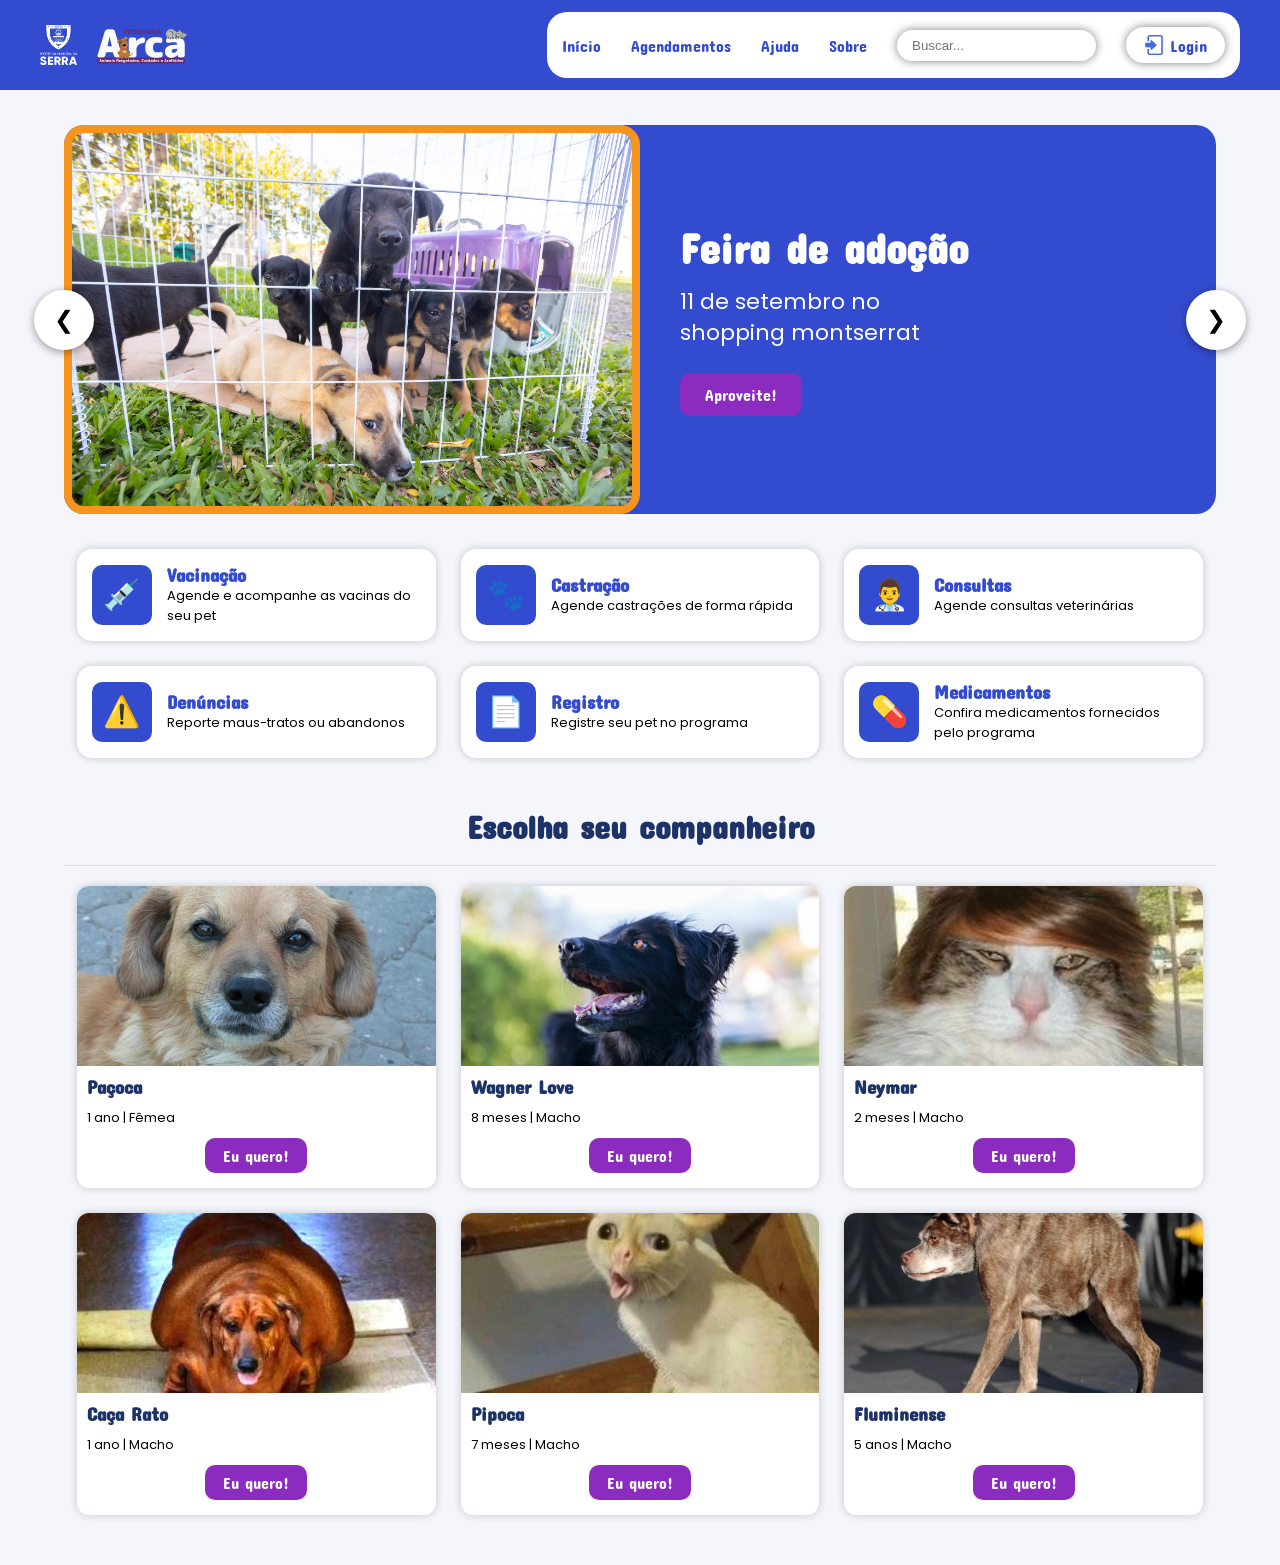
<file: index.html>
<!DOCTYPE html>
<html lang="pt-br">
<head>
    <meta charset="UTF-8">
    <meta name="viewport" content="width=device-width, initial-scale=1.0">
    <title>Projeto Arca</title>
<link href="https://fonts.googleapis.com/css2?family=Concert+One&family=Poppins:wght@300;400;500;600&display=swap" rel="stylesheet">

    <link rel="stylesheet" href="style.css">
    <link rel="stylesheet" href="index.css">
</head>
<body>

<header>
    <div class="cabecalho">
        <div class="logo">
            <img src="imagens/logoprefeitura.png" alt="Logo Prefeitura da Serra">
            <img src="imagens/logoprojetoarca.png" alt="Logo Projeto Arca">
        </div>

        <div class="menu">
            <nav>
                <a href="index.html">Início</a>
                <a href="agendamentos.html">Agendamentos</a>
                <a href="ajuda.html">Ajuda</a>
                <a href="sobre.html">Sobre</a>

                <input type="text" id="Buscar" placeholder="Buscar...">

                <a href="login.html" class="login">
                    <img src="imagens/iconecerto.jpg" alt="Ícone login">
                    Login
                </a>
            </nav>
        </div>
    </div>
</header>

<main>

    <section class="banner">
        <div class="banner-imagem">
            <img src="imagens/cachorrinhos.jpg" alt="Cachorros para adoção">
        </div>

        <div class="banner-texto">
            <h1>Feira de adoção</h1>
            <p>11 de setembro no<br>shopping montserrat</p>
            <a href="#" class="botao-banner">Aproveite!</a>
        </div>
        <button class="seta seta-esquerda">&#10094;</button>
        <button class="seta seta-direita">&#10095;</button>

    </section>

    <section class="servicos">
        <div class="card-servico">
            <div class="icone">💉</div>
            <div>
                <h3>Vacinação</h3>
                <p>Agende e acompanhe as vacinas do seu pet</p>
            </div>
        </div>

      <a href="castracao.html" class="card-servico">
    <div class="icone">🐾</div>
    <div>
        <h3>Castração</h3>
        <p>Agende castrações de forma rápida</p>
    </div>
    </a>

        <div class="card-servico">
            <div class="icone">👨‍⚕️</div>
            <div>
                <h3>Consultas</h3>
                <p>Agende consultas veterinárias</p>
            </div>
        </div>

        <div class="card-servico">
            <div class="icone">⚠️</div>
            <div>
                <h3>Denúncias</h3>
                <p>Reporte maus-tratos ou abandonos</p>
            </div>
        </div>

        <div class="card-servico">
            <div class="icone">📄</div>
            <div>
                <h3>Registro</h3>
                <p>Registre seu pet no programa</p>
            </div>
        </div>

        <div class="card-servico">
            <div class="icone">💊</div>
            <div>
                <h3>Medicamentos</h3>
                <p>Confira medicamentos fornecidos pelo programa</p>
            </div>
        </div>
    </section>

    <section class="adocao">
        <h2>Escolha seu companheiro</h2>

        <div class="linha"></div>

        <div class="cards-animais">
            <div class="card-animal">
                <img src="imagens/caramelo.paçoca.jpg" alt="Paçoca">
                <h3>Paçoca</h3>
                <p>1 ano | Fêmea</p>
                <a href="#">Eu quero!</a>
            </div>

            <div class="card-animal">
                <img src="imagens/Cachorrowagnerlove.jpg" alt="Cachorro">
                <h3>Wagner Love</h3>
                <p>8 meses | Macho</p>
                <a href="#">Eu quero!</a>
            </div>

            <div class="card-animal">
                <img src="imagens/gatoneymar.jpg" alt="Gato">
                <h3>Neymar</h3>
                <p>2 meses | Macho</p>
                <a href="#">Eu quero!</a>
            </div>

            <div class="card-animal">
                <img src="imagens/cachorrocaçarato.webp" alt="Cachorro">
                <h3>Caça Rato</h3>
                <p>1 ano | Macho</p>
                <a href="#">Eu quero!</a>
            </div>

            <div class="card-animal">
                <img src="imagens/gato.jpg" alt="Gato">
                <h3>Pipoca</h3>
                <p>7 meses | Macho</p>
                <a href="#">Eu quero!</a>
            </div>

            <div class="card-animal">
                <img src="imagens/cachorrofeio.webp" alt="Cachorro">
                <h3>Fluminense</h3>
                <p>5 anos | Macho</p>
                <a href="#">Eu quero!</a>
            </div>
        </div>
    </section>

</main>

</body>
</html>
</file>
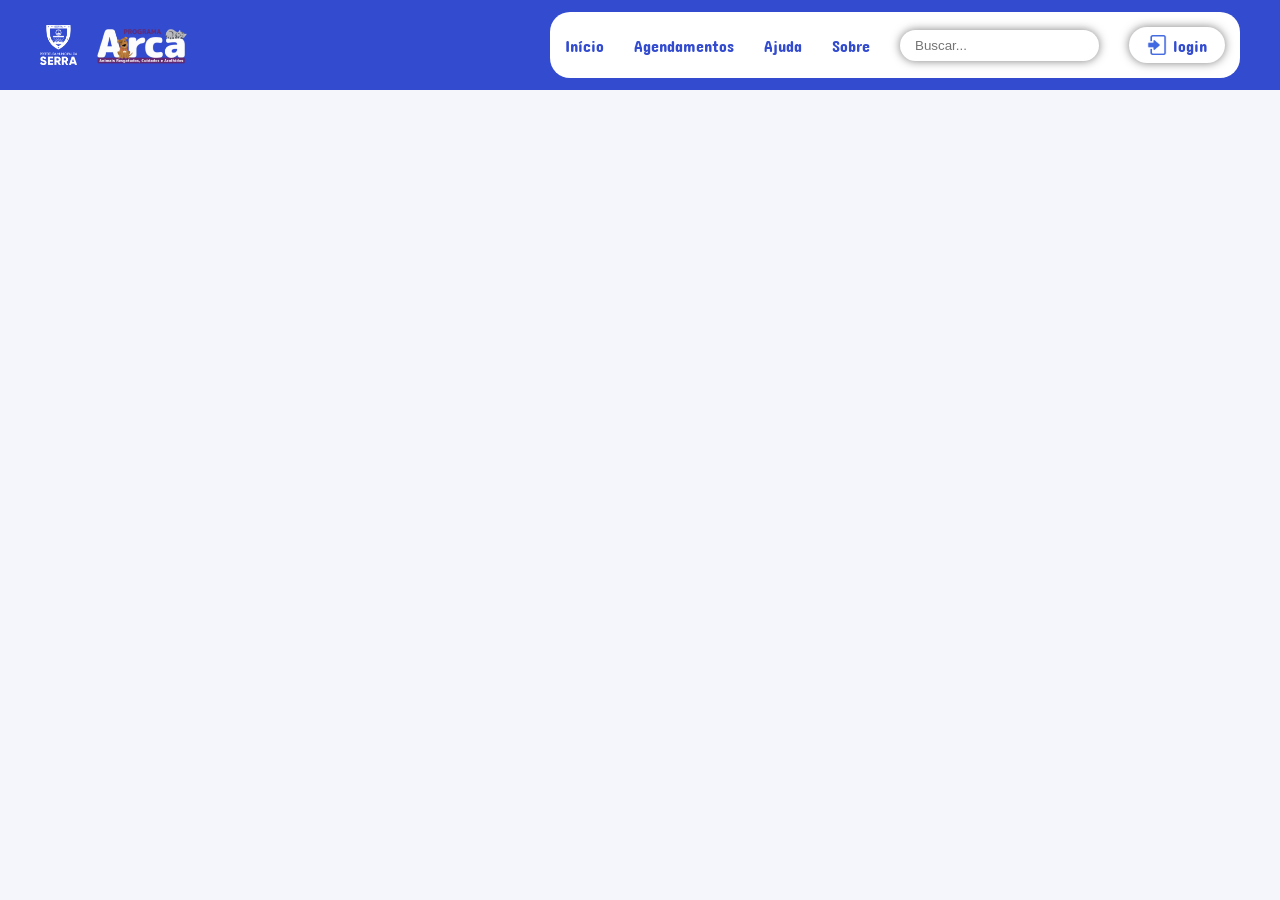
<file: agendamentos.html>
<!DOCTYPE html>
<html lang="pt-br">
<head>
    <meta charset="UTF-8">
    <meta name="viewport" content="width=device-width, initial-scale=1.0">
    <title>Document</title>
<link href="https://fonts.googleapis.com/css2?family=Concert+One&family=Poppins:wght@300;400;500;600&display=swap" rel="stylesheet">
    <link rel="stylesheet" href="style.css">
</head>
<body>
    <header> 
        <div class="cabecalho">
         <div class="logo">
        <img src="imagens/logoprefeitura.png" alt="Logo Prefeitura da Serra">
        <img src="imagens/logoprojetoarca.png" alt="Logo projeto arca">
    </div>
    <div class="menu">
        <nav>
        <a href="index.html">Início</a>
        <a href="agendamentos.html">Agendamentos</a>
        <a href="ajuda.html">Ajuda</a>
        <a href="sobre.html">Sobre</a>        
        <input type="text" id="Buscar" placeholder="Buscar...">
        <a href="login.html" class="login">
             <img src="imagens/iconecerto.jpg"> login</a>
        </nav>
    </div>
   </div>
</header>
</body>
</html>
</file>
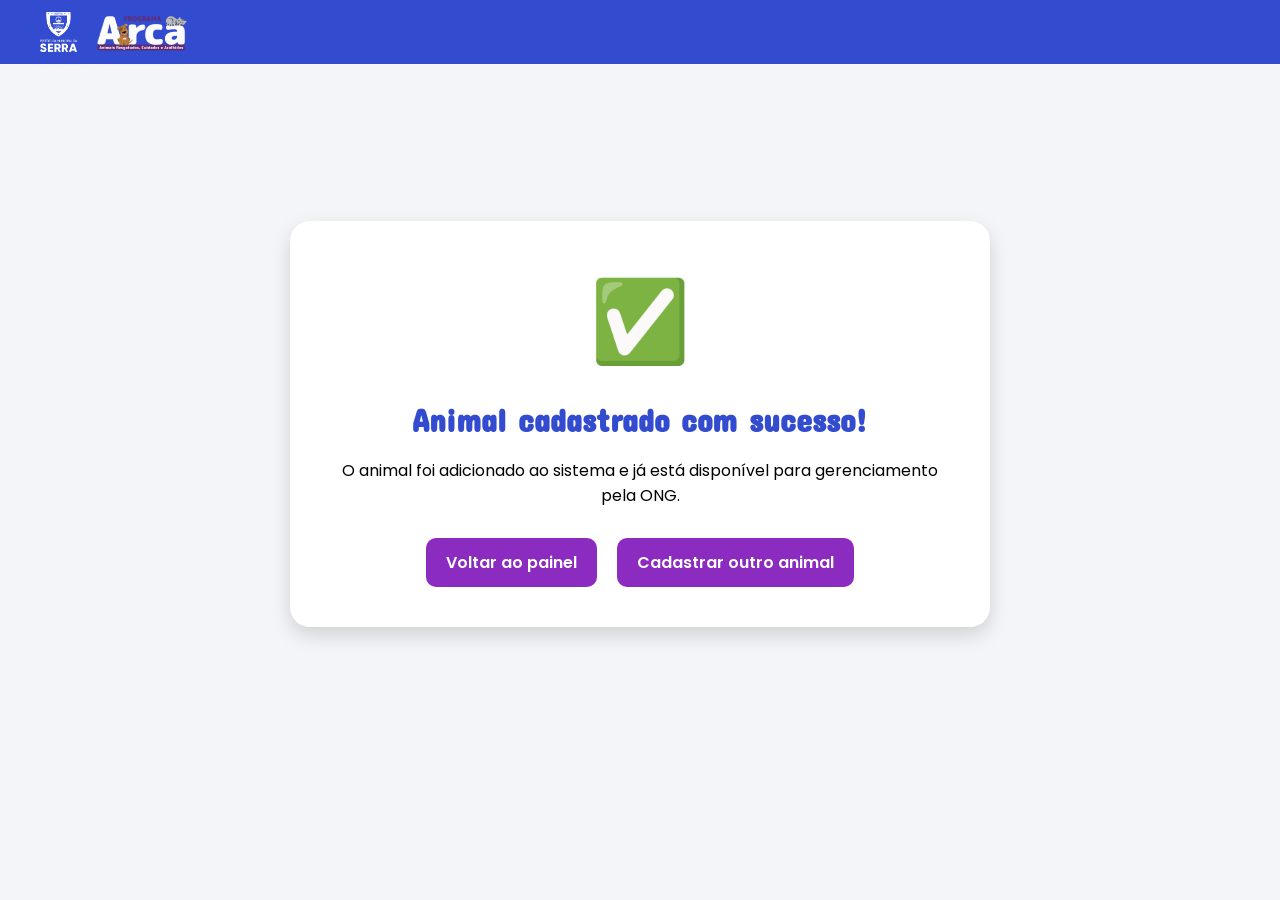
<file: animal_cadastrado.html>
<!DOCTYPE html>
<html lang="pt-br">
<head>
    <meta charset="UTF-8">
    <meta name="viewport" content="width=device-width, initial-scale=1.0">
    <title>Animal Cadastrado</title>

    <link href="https://fonts.googleapis.com/css2?family=Concert+One&family=Poppins:wght@300;400;500;600&display=swap" rel="stylesheet">

    <link rel="stylesheet" href="style.css">
    <link rel="stylesheet" href="animal_cadastrado.css">
</head>
<body>

<header>
    <div class="cabecalho">
        <div class="logo">
            <img src="imagens/logoprefeitura.png" alt="">
            <img src="imagens/logoprojetoarca.png" alt="">
        </div>
    </div>
</header>

<main class="pagina-sucesso">

    <div class="card-sucesso">

        <div class="icone">
            ✅
        </div>

        <h1>Animal cadastrado com sucesso!</h1>

        <p>
            O animal foi adicionado ao sistema e já está disponível para gerenciamento pela ONG.
        </p>

        <div class="acoes">

            <a href="painel_ong.html">
                Voltar ao painel
            </a>

            <a href="cadastrar_animal_ong.html">
                Cadastrar outro animal
            </a>

        </div>

    </div>

</main>

</body>
</html>
</file>
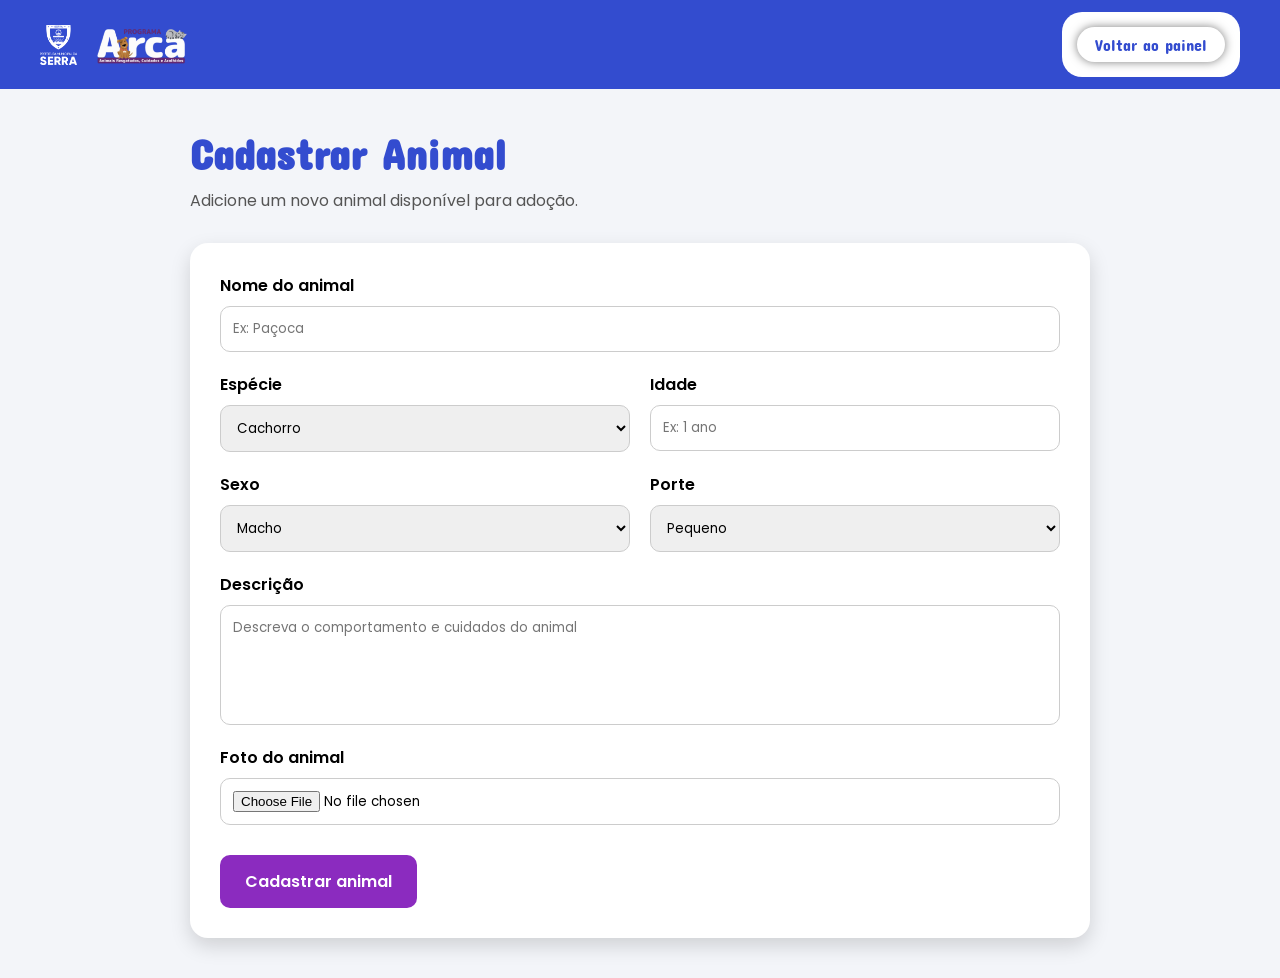
<file: cadastrar_animal.ong.html>
<!DOCTYPE html>
<html lang="pt-br">
<head>
    <meta charset="UTF-8">
    <meta name="viewport" content="width=device-width, initial-scale=1.0">
    <title>Cadastrar Animal - ONG</title>

    <link href="https://fonts.googleapis.com/css2?family=Concert+One&family=Poppins:wght@300;400;500;600&display=swap" rel="stylesheet">

    <link rel="stylesheet" href="style.css">
<link rel="stylesheet" href="cadastrar_animal.ong.css">
</head>
<body>

<header>
    <div class="cabecalho">
        <div class="logo">
            <img src="imagens/logoprefeitura.png" alt="">
            <img src="imagens/logoprojetoarca.png" alt="">
        </div>

        <div class="menu">
            <nav>
                <a href="painel_ong.html" class="login">Voltar ao painel</a>
            </nav>
        </div>
    </div>
</header>

<main class="pagina-cadastro-animal">

    <section class="topo-cadastro">
        <h1>Cadastrar Animal</h1>
        <p>Adicione um novo animal disponível para adoção.</p>
    </section>

    <form class="form-animal">

        <div class="grupo">
            <label>Nome do animal</label>
            <input type="text" placeholder="Ex: Paçoca">
        </div>

        <div class="linha-form">
            <div class="grupo">
                <label>Espécie</label>
                <select>
                    <option>Cachorro</option>
                    <option>Gato</option>
                </select>
            </div>

            <div class="grupo">
                <label>Idade</label>
                <input type="text" placeholder="Ex: 1 ano">
            </div>
        </div>

        <div class="linha-form">
            <div class="grupo">
                <label>Sexo</label>
                <select>
                    <option>Macho</option>
                    <option>Fêmea</option>
                </select>
            </div>

            <div class="grupo">
                <label>Porte</label>
                <select>
                    <option>Pequeno</option>
                    <option>Médio</option>
                    <option>Grande</option>
                </select>
            </div>
        </div>

        <div class="grupo">
            <label>Descrição</label>
            <textarea placeholder="Descreva o comportamento e cuidados do animal"></textarea>
        </div>

        <div class="grupo">
            <label>Foto do animal</label>
            <input type="file">
        </div>

        <a href="animal_cadastrado.html" class="botao-cadastrar">
    Cadastrar animal
</a>

    </form>

</main>

</body>
</html>
</file>
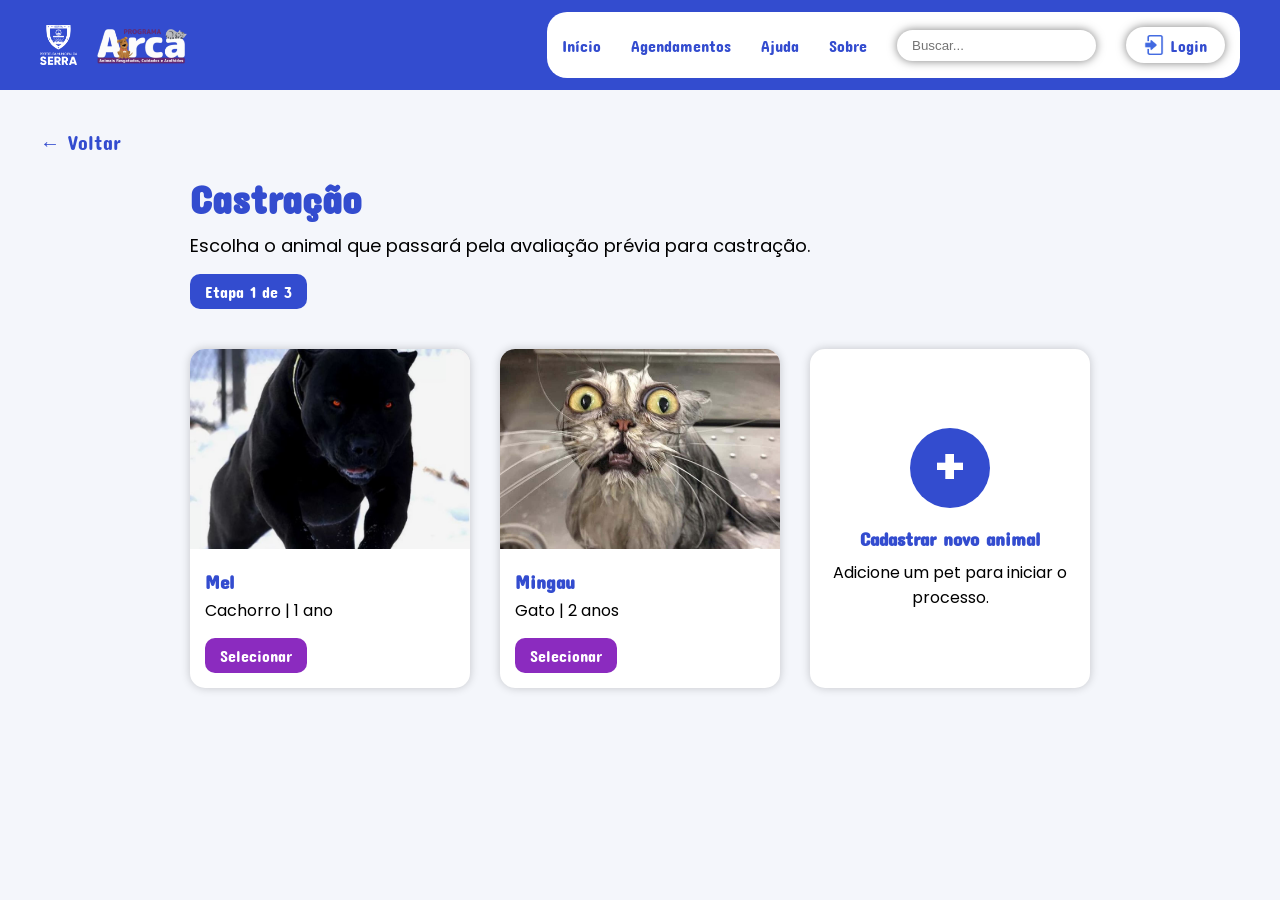
<file: castracao.html>
<!DOCTYPE html>
<html lang="pt-br">
<head>
    <meta charset="UTF-8">
    <meta name="viewport" content="width=device-width, initial-scale=1.0">
    <title>Castração - Projeto Arca</title>

    <link href="https://fonts.googleapis.com/css2?family=Concert+One&family=Poppins:wght@300;400;500;600&display=swap" rel="stylesheet">

    <link rel="stylesheet" href="style.css">
    <link rel="stylesheet" href="castracao.css">
</head>
<body>

<header>
    <div class="cabecalho">
        <div class="logo">
            <img src="imagens/logoprefeitura.png" alt="Logo Prefeitura da Serra">
            <img src="imagens/logoprojetoarca.png" alt="Logo Projeto Arca">
        </div>

        <div class="menu">
            <nav>
                <a href="index.html">Início</a>
                <a href="agendamentos.html">Agendamentos</a>
                <a href="ajuda.html">Ajuda</a>
                <a href="sobre.html">Sobre</a>

                <input type="text" id="Buscar" placeholder="Buscar...">

                <a href="login.html" class="login">
                    <img src="imagens/iconecerto.jpg" alt="Ícone login">
                    Login
                </a>
            </nav>
        </div>
    </div>
</header>

<main class="pagina-castracao">

    <a href="index.html" class="voltar">← Voltar</a>

    <section class="topo-castracao">
        <h1>Castração</h1>
        <p>Escolha o animal que passará pela avaliação prévia para castração.</p>
        <span>Etapa 1 de 3</span>
    </section>

    <section class="lista-pets">

        <a href="avaliacao_previa.html"
           class="card-pet"
           onclick="selecionarPet('Mel', 'Cachorro', '1 ano', 'imagens/pitbullmel.jpg')">

            <img src="imagens/pitbullmel.jpg" alt="Mel">

            <div class="info-pet">
                <h3>Mel</h3>
                <p>Cachorro | 1 ano</p>
                <span class="botao-selecionar">Selecionar</span>
            </div>
        </a>

        <a href="avaliacao_previa.html"
           class="card-pet"
           onclick="selecionarPet('Mingau', 'Gato', '2 anos', 'imagens/gatomingau.jpg')">

            <img src="imagens/gatomingau.jpg" alt="Mingau">

            <div class="info-pet">
                <h3>Mingau</h3>
                <p>Gato | 2 anos</p>
                <span class="botao-selecionar">Selecionar</span>
            </div>
        </a>

        <div class="card-cadastrar">
            <div class="mais">+</div>

            <h3>Cadastrar novo animal</h3>

            <p>Adicione um pet para iniciar o processo.</p>
        </div>

    </section>

</main>

<script src="castracao.js"></script>
</body>
</html>
</file>
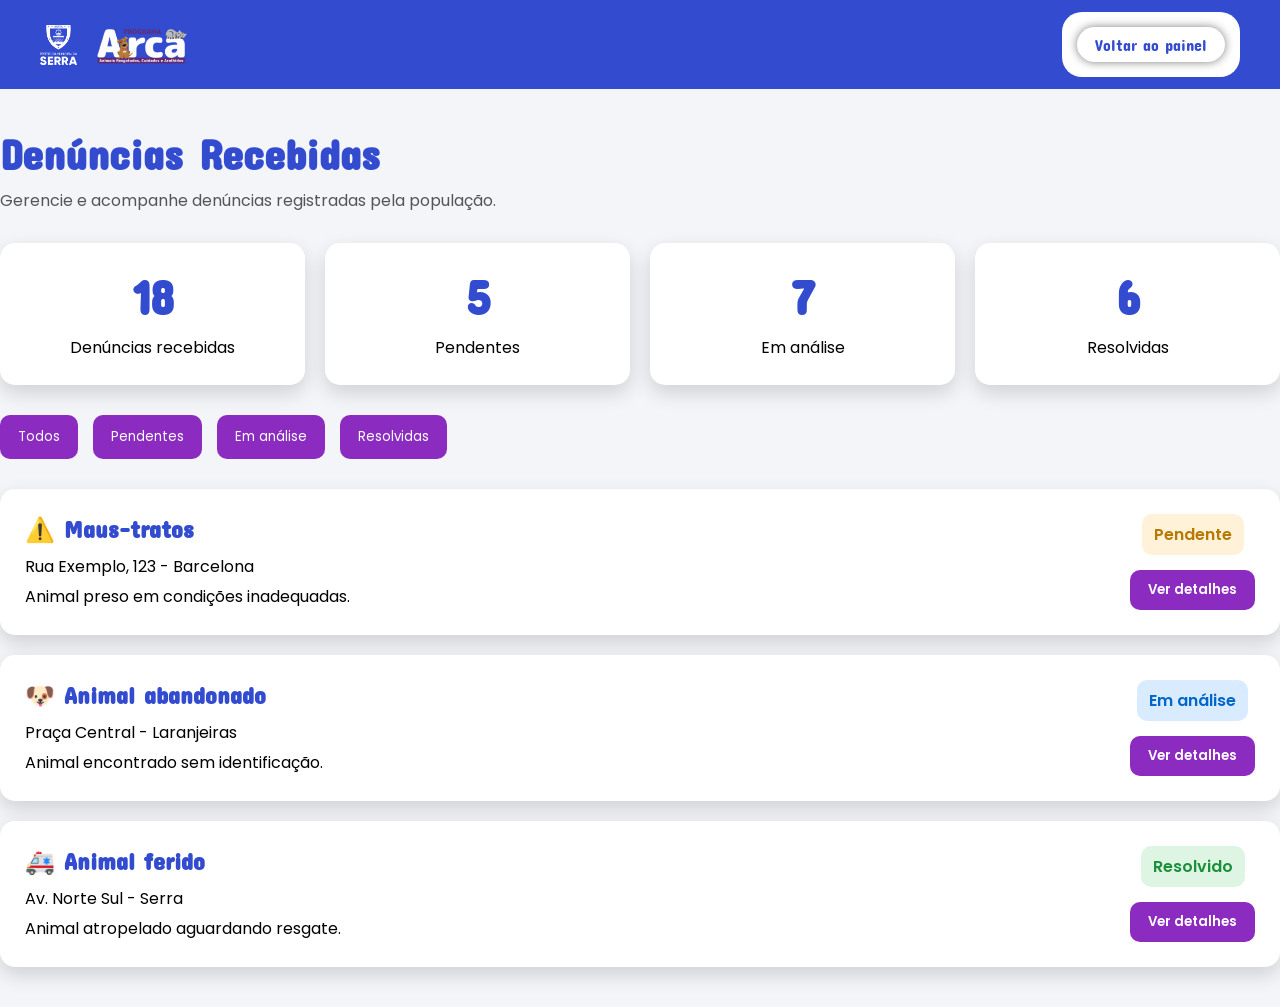
<file: denuncias_prefeitura.html>
<!DOCTYPE html>
<html lang="pt-br">
<head>
    <meta charset="UTF-8">
    <meta name="viewport" content="width=device-width, initial-scale=1.0">
    <title>Denúncias - Prefeitura</title>

    <link href="https://fonts.googleapis.com/css2?family=Concert+One&family=Poppins:wght@300;400;500;600&display=swap" rel="stylesheet">

    <link rel="stylesheet" href="style.css">
    <link rel="stylesheet" href="denuncias_prefeitura.css">
</head>
<body>

<header>
    <div class="cabecalho">
        <div class="logo">
            <img src="imagens/logoprefeitura.png" alt="">
            <img src="imagens/logoprojetoarca.png" alt="">
        </div>

        <div class="menu">
            <nav>
                <a href="painel_prefeitura.html" class="login">
                    Voltar ao painel
                </a>
            </nav>
        </div>
    </div>
</header>

<main class="pagina-denuncias">

    <section class="topo-denuncias">
        <h1>Denúncias Recebidas</h1>
        <p>Gerencie e acompanhe denúncias registradas pela população.</p>
    </section>

    <section class="resumo-denuncias">

        <div class="card-resumo">
            <h2>18</h2>
            <p>Denúncias recebidas</p>
        </div>

        <div class="card-resumo">
            <h2>5</h2>
            <p>Pendentes</p>
        </div>

        <div class="card-resumo">
            <h2>7</h2>
            <p>Em análise</p>
        </div>

        <div class="card-resumo">
            <h2>6</h2>
            <p>Resolvidas</p>
        </div>

    </section>

    <section class="filtros">
        <button>Todos</button>
        <button>Pendentes</button>
        <button>Em análise</button>
        <button>Resolvidas</button>
    </section>

    <section class="lista-denuncias">

        <div class="card-denuncia">

            <div class="info-denuncia">
                <h2>⚠️ Maus-tratos</h2>
                <p>Rua Exemplo, 123 - Barcelona</p>
                <p>Animal preso em condições inadequadas.</p>
            </div>

            <div class="acoes-denuncia">
                <span class="pendente">Pendente</span>
                <button>Ver detalhes</button>
            </div>

        </div>

        <div class="card-denuncia">

            <div class="info-denuncia">
                <h2>🐶 Animal abandonado</h2>
                <p>Praça Central - Laranjeiras</p>
                <p>Animal encontrado sem identificação.</p>
            </div>

            <div class="acoes-denuncia">
                <span class="analise">Em análise</span>
                <button>Ver detalhes</button>
            </div>

        </div>

        <div class="card-denuncia">

            <div class="info-denuncia">
                <h2>🚑 Animal ferido</h2>
                <p>Av. Norte Sul - Serra</p>
                <p>Animal atropelado aguardando resgate.</p>
            </div>

            <div class="acoes-denuncia">
                <span class="resolvido">Resolvido</span>
                <button>Ver detalhes</button>
            </div>

        </div>

    </section>

</main>

</body>
</html>
</file>
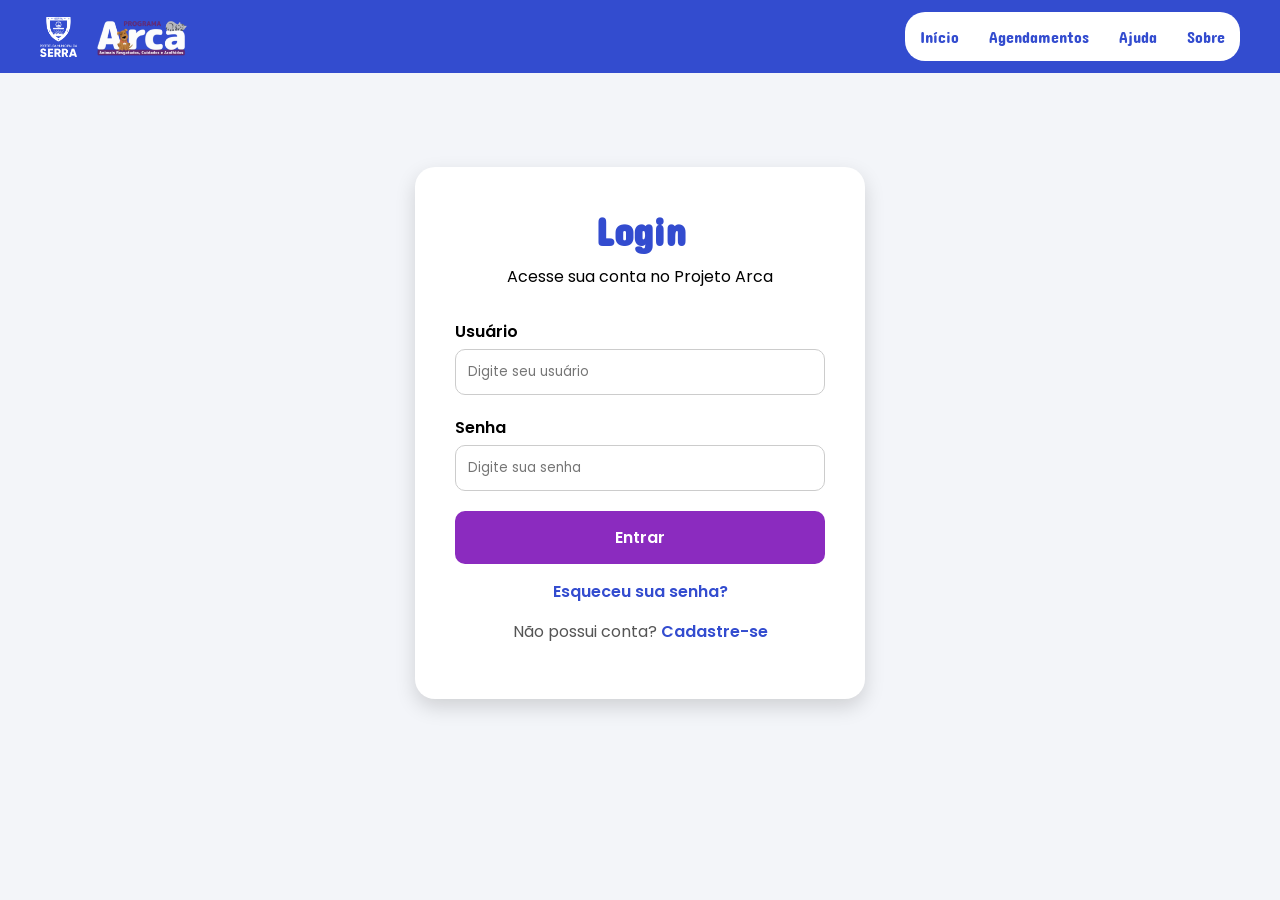
<file: login.html>
<!DOCTYPE html>
<html lang="pt-br">
<head>
    <meta charset="UTF-8">
    <meta name="viewport" content="width=device-width, initial-scale=1.0">
    <title>Login - Projeto Arca</title>

    <link href="https://fonts.googleapis.com/css2?family=Concert+One&family=Poppins:wght@300;400;500;600&display=swap" rel="stylesheet">

    <link rel="stylesheet" href="style.css">
    <link rel="stylesheet" href="login.css">
</head>
<body>

<header>
    <div class="cabecalho">
        <div class="logo">
            <img src="imagens/logoprefeitura.png" alt="Logo Prefeitura da Serra">
            <img src="imagens/logoprojetoarca.png" alt="Logo Projeto Arca">
        </div>

        <div class="menu">
            <nav>
                <a href="index.html">Início</a>
                <a href="agendamentos.html">Agendamentos</a>
                <a href="ajuda.html">Ajuda</a>
                <a href="sobre.html">Sobre</a>
            </nav>
        </div>
    </div>
</header>

<main class="pagina-login">

    <section class="card-login">

        <h1>Login</h1>

        <p>Acesse sua conta no Projeto Arca</p>

        <form onsubmit="validarLogin(event)">

            <label for="usuario">Usuário</label>
            <input
                type="text"
                id="usuario"
                placeholder="Digite seu usuário"
            >

            <label for="senha">Senha</label>
            <input
                type="password"
                id="senha"
                placeholder="Digite sua senha"
            >

            <button type="submit">Entrar</button>

        </form>

        <div class="links-login">
            <a href="recuperar_senha.html">
                Esqueceu sua senha?
            </a>
        </div>

        <div class="links-login">
            <span>Não possui conta? </span>

            <a href="cadastro.html">
                Cadastre-se
            </a>
        </div>

        <span id="mensagemErro"></span>

    </section>

</main>

<script src="login.js"></script>

</body>
</html>
</file>
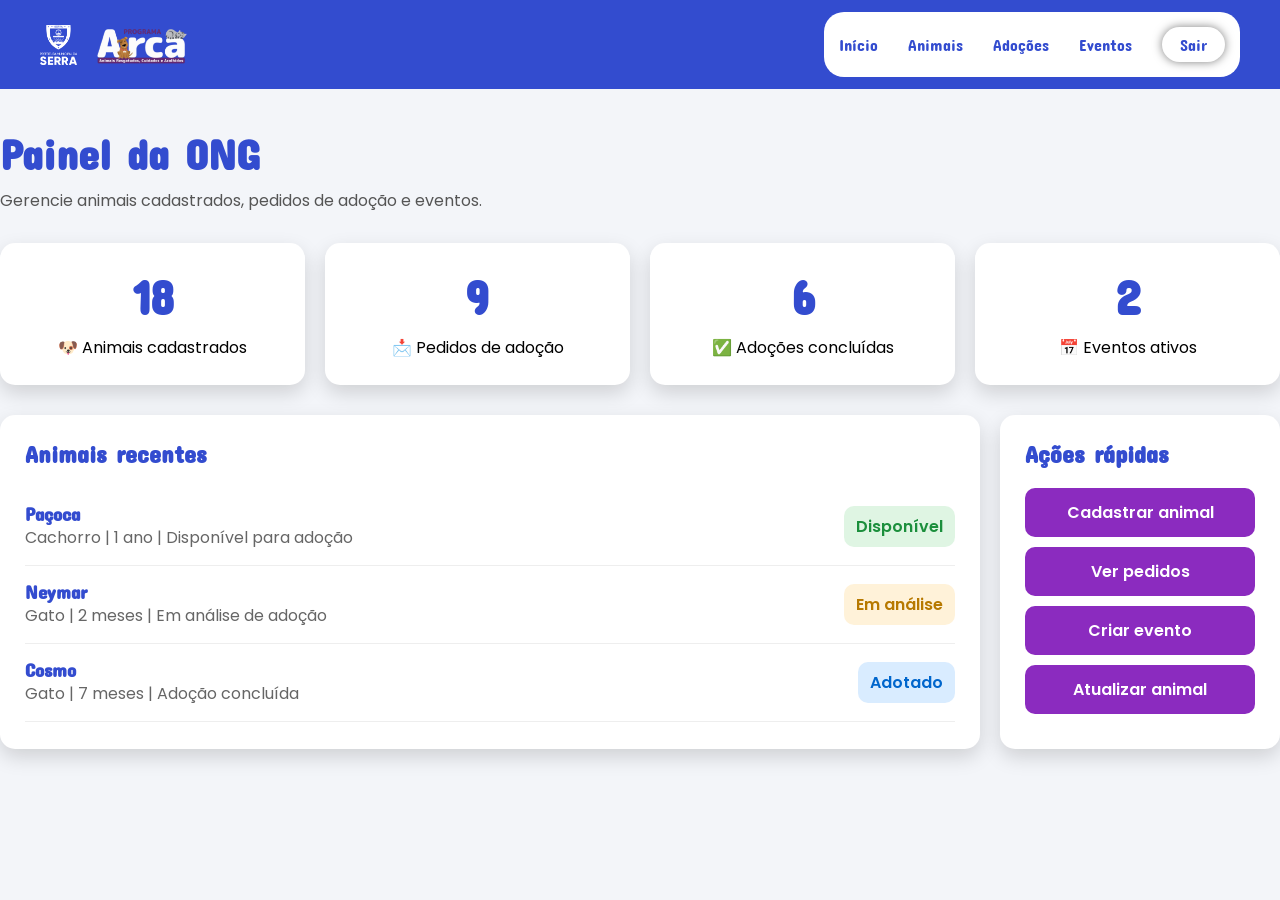
<file: painel_ong.html>
<!DOCTYPE html>
<html lang="pt-br">
<head>
    <meta charset="UTF-8">
    <meta name="viewport" content="width=device-width, initial-scale=1.0">
    <title>Painel ONG - Projeto Arca</title>

    <link href="https://fonts.googleapis.com/css2?family=Concert+One&family=Poppins:wght@300;400;500;600&display=swap" rel="stylesheet">

    <link rel="stylesheet" href="style.css">
    <link rel="stylesheet" href="painel_ong.css">
</head>
<body>

<header>
    <div class="cabecalho">
        <div class="logo">
            <img src="imagens/logoprefeitura.png" alt="Logo Prefeitura da Serra">
            <img src="imagens/logoprojetoarca.png" alt="Logo Projeto Arca">
        </div>

        <div class="menu">
            <nav>
                <a href="index.html">Início</a>
                <a href="#">Animais</a>
                <a href="#">Adoções</a>
                <a href="#">Eventos</a>

                <a href="login.html" class="login">Sair</a>
            </nav>
        </div>
    </div>
</header>

<main class="painel-ong">

    <section class="topo-painel">
        <h1>Painel da ONG</h1>
        <p>Gerencie animais cadastrados, pedidos de adoção e eventos.</p>
    </section>

    <section class="cards-resumo">
        <div class="card-resumo">
            <h2>18</h2>
            <p>🐶 Animais cadastrados</p>
        </div>

        <div class="card-resumo">
            <h2>9</h2>
            <p>📩 Pedidos de adoção</p>
        </div>

        <div class="card-resumo">
            <h2>6</h2>
            <p>✅ Adoções concluídas</p>
        </div>

        <div class="card-resumo">
            <h2>2</h2>
            <p>📅 Eventos ativos</p>
        </div>
    </section>

    <section class="area-painel">

        <div class="bloco-principal">
            <h2>Animais recentes</h2>

            <div class="linha-animal">
                <div>
                    <h3>Paçoca</h3>
                    <p>Cachorro | 1 ano | Disponível para adoção</p>
                </div>
                <span class="status">Disponível</span>
            </div>

            <div class="linha-animal">
                <div>
                    <h3>Neymar</h3>
                    <p>Gato | 2 meses | Em análise de adoção</p>
                </div>
                <span class="status analise">Em análise</span>
            </div>

            <div class="linha-animal">
                <div>
                    <h3>Cosmo</h3>
                    <p>Gato | 7 meses | Adoção concluída</p>
                </div>
                <span class="status concluido">Adotado</span>
            </div>
        </div>

        <div class="acoes-rapidas">
            <h2>Ações rápidas</h2>
            <a href="cadastrar_animal.ong.html">Cadastrar animal</a>
            <a href="#">Ver pedidos</a>
            <a href="#">Criar evento</a>
            <a href="#">Atualizar animal</a>
        </div>

    </section>

</main>

</body>
</html>
</file>
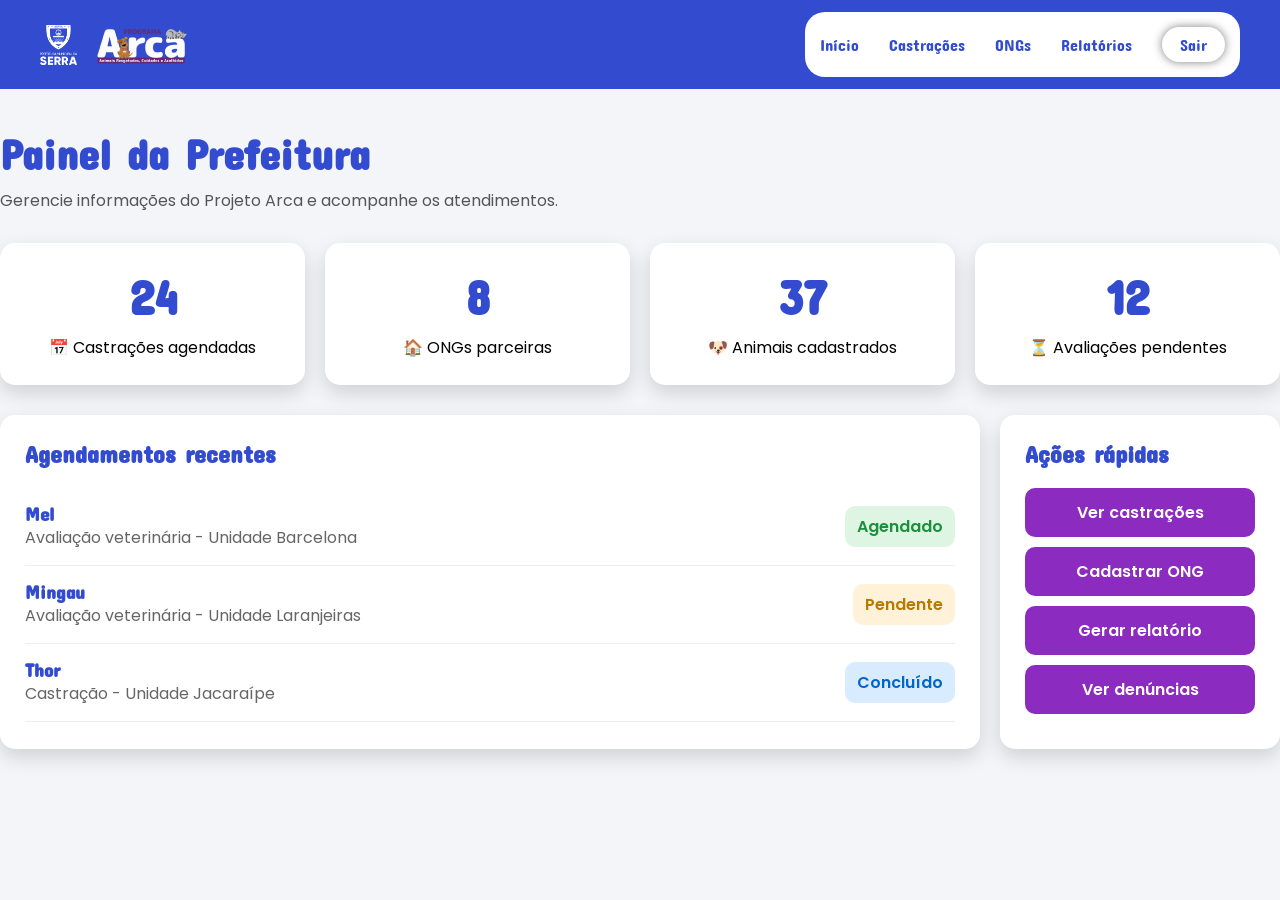
<file: painel_prefeitura.html>
<!DOCTYPE html>
<html lang="pt-br">
<head>
    <meta charset="UTF-8">
    <meta name="viewport" content="width=device-width, initial-scale=1.0">
    <title>Painel Prefeitura - Projeto Arca</title>

    <link href="https://fonts.googleapis.com/css2?family=Concert+One&family=Poppins:wght@300;400;500;600&display=swap" rel="stylesheet">

    <link rel="stylesheet" href="style.css">
    <link rel="stylesheet" href="painel_prefeitura.css">
</head>
<body>

<header>
    <div class="cabecalho">
        <div class="logo">
            <img src="imagens/logoprefeitura.png" alt="Logo Prefeitura da Serra">
            <img src="imagens/logoprojetoarca.png" alt="Logo Projeto Arca">
        </div>

        <div class="menu">
            <nav>
                <a href="index.html">Início</a>
                <a href="#">Castrações</a>
                <a href="#">ONGs</a>
                <a href="#">Relatórios</a>

                <a href="login.html" class="login">
                    Sair
                </a>
            </nav>
        </div>
    </div>
</header>

<main class="painel-prefeitura">

    <section class="topo-painel">
        <h1>Painel da Prefeitura</h1>
        <p>Gerencie informações do Projeto Arca e acompanhe os atendimentos.</p>
    </section>

    <section class="cards-resumo">

        <div class="card-resumo">
            <h2>24</h2>
            <p>📅 Castrações agendadas</p>
        </div>

        <div class="card-resumo">
            <h2>8</h2>
            <p>🏠 ONGs parceiras</p>
        </div>

        <div class="card-resumo">
            <h2>37</h2>
            <p>🐶 Animais cadastrados</p>
        </div>

        <div class="card-resumo">
            <h2>12</h2>
            <p>⏳ Avaliações pendentes</p>
        </div>

    </section>

    <section class="area-painel">

        <div class="bloco-principal">

            <h2>Agendamentos recentes</h2>

            <div class="linha-agendamento">
                <div>
                    <h3>Mel</h3>
                    <p>Avaliação veterinária - Unidade Barcelona</p>
                </div>

                <span class="status">
                    Agendado
                </span>
            </div>

            <div class="linha-agendamento">
                <div>
                    <h3>Mingau</h3>
                    <p>Avaliação veterinária - Unidade Laranjeiras</p>
                </div>

                <span class="status pendente">
                    Pendente
                </span>
            </div>

            <div class="linha-agendamento">
                <div>
                    <h3>Thor</h3>
                    <p>Castração - Unidade Jacaraípe</p>
                </div>

                <span class="status concluido">
                    Concluído
                </span>
            </div>

        </div>

        <div class="acoes-rapidas">

            <h2>Ações rápidas</h2>

            <a href="#">
                Ver castrações
            </a>

            <a href="#">
                Cadastrar ONG
            </a>

            <a href="#">
                Gerar relatório
            </a>

            <a href="denuncias_prefeitura.html">Ver denúncias</a>

        </div>

    </section>

</main>

</body>
</html>
</file>
<file: style.css>
* {
    margin: 0;
    padding: 0;
    box-sizing: border-box;
}

body {
    font-family: "Poppins", sans-serif;
    background-color: #f4f6fb
}

header {
    background-color: #334ccf;
    padding: 12px 30px;
}

.cabecalho {
    max-width: 1200px;
    margin: 0 auto;
    display: flex;
    align-items: center;
    justify-content: space-between;
}

.logo {
    display: flex;
    align-items: center;
    gap: 15px;
}

.logo img {
    height: 40px;
}

.menu {
    background-color: white;
    padding: 15px;
    border-radius: 20px;
}

nav {
    display: flex;
    align-items: center;
    gap: 30px;
}

nav a {
    text-decoration: none;
    color: #334ccf;
    font-family: "Concert One", cursive;
}

#Buscar {
    padding: 8px 15px;
    border-radius: 20px;
    border: none;
    box-shadow: 0 0 10px rgba(0, 0, 0, 0.5);
    outline: none;
}

.login {
    background-color: white;
    padding: 8px 18px;
    border-radius: 20px;
    box-shadow: 0 0 10px rgba(0, 0, 0, 0.5);
    text-decoration: none;
    color: #334ccf;
    font-family: "Concert One", cursive;

    display: flex;
    align-items: center;
    gap: 6px;
}

.login img {
    width: 20px;
    height: 20px;
} /*tudo*/

.banner {
    display: flex;
    margin-top: 30px;

    max-width: 1200px;
    margin-left: auto;
    margin-right: auto;

    background-color: #334ccf;
    border-radius: 20px;
    
    
}
@media (max-width: 768px) {

    .cabecalho {
        flex-direction: column;
        gap: 15px;
    }

    .menu nav {
        flex-wrap: wrap;
        justify-content: center;
        gap: 10px;
    }

    .menu input {
        width: 100%;
    }

    .banner {
        flex-direction: column;
        width: 90%;
    }

    .banner-imagem,
    .banner-texto {
        width: 100%;
    }

    .servicos,
    .cards-animais,
    .lista-pets,
    .conteudo-avaliacao,
    .conteudo-agendamento,
    .resumo-agendamento,
    .cards-resumo,
    .area-painel,
    .resumo-denuncias {
        flex-direction: column;
    }

    .card-servico,
    .card-animal,
    .card-pet,
    .card-cadastrar,
    .card-resumo,
    .acoes-rapidas,
    .lado-esquerdo {
        width: 100%;
    }

    .pagina-castracao,
    .pagina-avaliacao,
    .pagina-agendamento,
    .pagina-confirmacao,
    .painel-prefeitura,
    .painel-ong,
    .pagina-denuncias,
    .pagina-cadastro-animal {
        width: 90%;
        margin: 30px auto;
    }

    .lado-direito,
    .bloco-principal {
        width: 100%;
    }

    .linha-form {
        flex-direction: column;
        gap: 0;
    }

    .acoes {
        width: 100%;
    }
}
</file>
<file: index.css>
* {
    box-sizing: border-box;
}

.banner {
    width: 90%;
    max-width: 1200px;
    margin: 35px auto;
    display: flex;
    background-color: #334ccf;
    border-radius: 20px;
    overflow: visible;
    position: relative;
}

.seta {
    position: absolute;
    top: 50%;
    transform: translateY(-50%);
    width: 60px;
    height: 60px;
    border-radius: 50%;
    border: none;
    background-color: white;
    font-size: 24px;
    cursor: pointer;
    box-shadow: 0 2px 8px rgba(0, 0, 0, 0.4);
}

.seta-esquerda {
    left: -30px;
}

.seta-direita {
    right: -30px;
}

.banner-imagem {
    width: 50%;
    border: 8px solid #f7941d;
    border-radius: 20px;
    overflow: hidden;
}

.banner-imagem img {
    width: 100%;
    height: 100%;
    object-fit: cover;
    display: block;
}

.banner-texto {
    width: 50%;
    padding: 40px;
    display: flex;
    flex-direction: column;
    justify-content: center;
}

.banner-texto h1 {
    color: white;
    font-family: "Concert One", cursive;
    font-size: 42px;
}

.banner-texto p {
    color: white;
    font-size: 22px;
    margin-top: 15px;
    line-height: 1.4;
}

.botao-banner {
    background-color: #8b2bbf;
    padding: 12px 25px;
    text-decoration: none;
    color: white;
    font-family: "Concert One", cursive;
    border-radius: 10px;
    margin-top: 25px;
    align-self: flex-start;
}

.servicos {
    width: 90%;
    max-width: 1200px;
    margin: 35px auto;
    display: flex;
    flex-wrap: wrap;
    justify-content: center;
    gap: 25px;
}

.card-servico {
    width: calc(33.33% - 25px);
    background-color: white;
    padding: 15px;
    border-radius: 15px;
    box-shadow: 0 0 8px rgba(0, 0, 0, 0.2);
    display: flex;
    align-items: center;
    gap: 15px;
    text-decoration: none;
}

.icone {
    min-width: 60px;
    width: 60px;
    height: 60px;
    background-color: #334ccf;
    border-radius: 10px;
    display: flex;
    align-items: center;
    justify-content: center;
    font-size: 30px;
}

.card-servico h3 {
    color: #334ccf;
    font-family: "Concert One", cursive;
}

.card-servico p {
    font-size: 13px;
    color: black;
}

.adocao {
    width: 90%;
    max-width: 1200px;
    margin: 50px auto;
}

.adocao h2 {
    text-align: center;
    font-family: "Concert One", cursive;
    color: #1d3266;
    font-size: 32px;
}

.linha {
    height: 1px;
    background-color: #ddd;
    margin: 20px 0;
}

.cards-animais {
    display: flex;
    flex-wrap: wrap;
    justify-content: center;
    gap: 25px;
}

.card-animal {
    width: calc(33.33% - 25px);
    background-color: white;
    border-radius: 12px;
    overflow: hidden;
    box-shadow: 0 0 8px rgba(0, 0, 0, 0.2);
}

.card-animal img {
    width: 100%;
    height: 180px;
    object-fit: cover;
    display: block;
}

.card-animal h3 {
    margin: 10px;
    font-family: "Concert One", cursive;
    color: #1d3266;
}

.card-animal p {
    margin: 0 10px 10px;
    font-size: 13px;
}

.card-animal a {
    display: block;
    width: fit-content;
    margin: 10px auto 15px;
    background-color: #8b2bbf;
    color: white;
    text-decoration: none;
    font-family: "Concert One", cursive;
    padding: 8px 18px;
    border-radius: 10px;
}


@media (max-width: 900px) {
    .card-servico {
        width: calc(50% - 25px);
    }

    .card-animal {
        width: calc(50% - 25px);
    }
}

@media (max-width: 768px) {
    .banner {
        flex-direction: column;
        width: 85%;
        margin: 30px auto;
    }

    .banner-imagem {
        width: 100%;
    }

    .banner-texto {
        width: 100%;
        padding: 25px;
        text-align: center;
        align-items: center;
    }

    .banner-texto h1 {
        font-size: 38px;
    }

    .banner-texto p {
        font-size: 20px;
    }

    .botao-banner {
        align-self: center;
    }

    .seta {
        width: 55px;
        height: 55px;
        font-size: 22px;
    }

    .seta-esquerda {
        left: -25px;
    }

    .seta-direita {
        right: -25px;
    }

    .servicos {
        width: 85%;
        flex-direction: column;
        align-items: center;
    }

    .card-servico {
        width: 100%;
    }

    .adocao {
        width: 85%;
    }

    .adocao h2 {
        font-size: 36px;
    }

    .cards-animais {
        flex-direction: column;
        align-items: center;
    }

    .card-animal {
        width: 100%;
        max-width: 320px;
    }
}
</file>
<file: animal_cadastrado.css>
body {
    background-color: #f3f5f9;
}

.pagina-sucesso {
    min-height: 80vh;

    display: flex;
    justify-content: center;
    align-items: center;
}

.card-sucesso {
    width: 700px;

    background-color: white;

    padding: 40px;

    border-radius: 20px;

    text-align: center;

    box-shadow: 0 8px 20px rgba(0,0,0,0.15);
}

.icone {
    font-size: 80px;
}

.card-sucesso h1 {
    margin-top: 20px;

    color: #334ccf;

    font-family: "Concert One", cursive;
}

.card-sucesso p {
    margin-top: 20px;

    font-family: "Poppins", sans-serif;
}

.acoes {
    margin-top: 30px;

    display: flex;
    justify-content: center;
    gap: 20px;
}

.acoes a {
    text-decoration: none;

    background-color: #8b2bbf;
    color: white;

    padding: 12px 20px;

    border-radius: 10px;

    font-family: "Poppins", sans-serif;
    font-weight: 600;
}
</file>
<file: cadastrar_animal.ong.css>
body {
    background-color: #f3f5f9;
}

.pagina-cadastro-animal {
    max-width: 900px;
    margin: 40px auto;
}

.topo-cadastro h1 {
    color: #334ccf;
    font-family: "Concert One", cursive;
    font-size: 42px;
}

.topo-cadastro p {
    margin-top: 10px;
    color: #555;
    font-family: "Poppins", sans-serif;
}

.form-animal {
    margin-top: 30px;

    background-color: white;

    padding: 30px;

    border-radius: 18px;

    box-shadow: 0 8px 20px rgba(0,0,0,0.15);
}

.grupo {
    display: flex;
    flex-direction: column;

    margin-bottom: 20px;
}

.grupo label {
    margin-bottom: 8px;

    font-family: "Poppins", sans-serif;
    font-weight: 600;
}

.grupo input,
.grupo select,
.grupo textarea {
    padding: 12px;

    border: 1px solid #ccc;
    border-radius: 10px;

    font-family: "Poppins", sans-serif;
}

.grupo textarea {
    min-height: 120px;
    resize: none;
}

.linha-form {
    display: flex;
    gap: 20px;
}

.linha-form .grupo {
    flex: 1;
}

.botao-cadastrar {
    display: inline-block;

    text-decoration: none;

    background-color: #8b2bbf;
    color: white;

    padding: 14px 25px;

    border-radius: 10px;

    font-family: "Poppins", sans-serif;
    font-weight: 600;

    margin-top: 10px;

    transition: 0.2s;
}

.botao-cadastrar:hover {
    background-color: #7723a6;
}
</file>
<file: castracao.css>
.pagina-castracao {
    max-width: 1200px;
    margin: 40px auto;

    display: flex;
    flex-direction: column;
    align-items: center;
}

.voltar {
    text-decoration: none;
    color: #334ccf;
    font-family: "Concert One", cursive;
    font-size: 20px;

    align-self: flex-start;
}

.topo-castracao {
    margin-top: 20px;
    width: 100%;
    max-width: 900px;
}

.topo-castracao h1 {
    font-family: "Concert One", cursive;
    color: #334ccf;
    font-size: 40px;
}

.topo-castracao p {
    margin-top: 10px;
    font-size: 18px;
}

.topo-castracao span {
    display: inline-block;
    margin-top: 15px;
    background-color: #334ccf;
    color: white;
    padding: 8px 15px;
    border-radius: 10px;
    font-family: "Concert One", cursive;
}

.lista-pets {
    margin-top: 40px;
    display: flex;
    justify-content: center;
    gap: 30px;
    flex-wrap: wrap;
    width: 100%;
}

.card-pet {
    width: 280px;
    min-height: 330px;

    background-color: white;
    border-radius: 15px;
    overflow: hidden;

    box-shadow: 0 0 10px rgba(0,0,0,0.2);

    text-decoration: none;
    color: inherit;
    cursor: pointer;
}

.card-pet img {
    width: 100%;
    height: 200px;
    object-fit: cover;
}

.info-pet {
    padding: 15px;
}

.info-pet h3 {
    color: #334ccf;
    font-family: "Concert One", cursive;
}

.info-pet p {
    margin-top: 5px;
    margin-bottom: 15px;
}

.botao-selecionar {
    display: inline-block;
    background-color: #8b2bbf;
    color: white;
    padding: 8px 15px;
    border-radius: 10px;
    font-family: "Concert One", cursive;
}

.card-cadastrar {
    width: 280px;
    min-height: 330px;

    background-color: white;
    border-radius: 15px;
    box-shadow: 0 0 10px rgba(0,0,0,0.2);

    display: flex;
    flex-direction: column;
    justify-content: center;
    align-items: center;

    text-align: center;
    padding: 20px;
}

.mais {
    width: 80px;
    height: 80px;

    background-color: #334ccf;
    color: white;

    border-radius: 50%;

    display: flex;
    justify-content: center;
    align-items: center;

    font-size: 50px;
    font-weight: bold;
}

.card-cadastrar h3 {
    margin-top: 20px;
    color: #334ccf;
    font-family: "Concert One", cursive;
}

.card-cadastrar p {
    margin-top: 10px;
}
</file>
<file: denuncias_prefeitura.css>
body {
    background-color: #f3f5f9;
}

.pagina-denuncias {
    max-width: 1400px;
    margin: 40px auto;
}

.topo-denuncias h1 {
    color: #334ccf;
    font-family: "Concert One", cursive;
    font-size: 42px;
}

.topo-denuncias p {
    margin-top: 10px;
    color: #555;
    font-family: "Poppins", sans-serif;
}

.resumo-denuncias {
    display: flex;
    gap: 20px;
    margin-top: 30px;
}

.card-resumo {
    flex: 1;
    background-color: white;
    padding: 25px;
    border-radius: 15px;
    text-align: center;
    box-shadow: 0 8px 20px rgba(0,0,0,0.15);
}

.card-resumo h2 {
    color: #334ccf;
    font-family: "Concert One", cursive;
    font-size: 48px;
}

.card-resumo p {
    margin-top: 10px;
    font-family: "Poppins", sans-serif;
}

.filtros {
    display: flex;
    gap: 15px;
    margin: 30px 0;
}

.filtros button {
    border: none;
    background-color: #8b2bbf;
    color: white;
    padding: 12px 18px;
    border-radius: 10px;
    cursor: pointer;
    font-family: "Poppins", sans-serif;
}

.lista-denuncias {
    display: flex;
    flex-direction: column;
    gap: 20px;
}

.card-denuncia {
    background-color: white;
    border-radius: 15px;
    padding: 25px;
    box-shadow: 0 8px 20px rgba(0,0,0,0.15);

    display: flex;
    justify-content: space-between;
    align-items: center;
}

.info-denuncia h2 {
    color: #334ccf;
    font-family: "Concert One", cursive;
    margin-bottom: 10px;
}

.info-denuncia p {
    font-family: "Poppins", sans-serif;
    margin-top: 5px;
}

.acoes-denuncia {
    display: flex;
    flex-direction: column;
    gap: 15px;
    align-items: center;
}

.acoes-denuncia button {
    border: none;
    background-color: #8b2bbf;
    color: white;
    padding: 10px 18px;
    border-radius: 10px;
    cursor: pointer;
    font-family: "Poppins", sans-serif;
    font-weight: 600;
}

.pendente,
.analise,
.resolvido {
    padding: 8px 12px;
    border-radius: 10px;
    font-family: "Poppins", sans-serif;
    font-weight: 600;
}

.pendente {
    background-color: #fff2d9;
    color: #b77900;
}

.analise {
    background-color: #d9ecff;
    color: #0066cc;
}

.resolvido {
    background-color: #dff5e3;
    color: #1b8f3c;
}
</file>
<file: login.css>
body {
    background-color: #f3f5f9;
}

.pagina-login {
    display: flex;
    justify-content: center;
    align-items: center;

    min-height: 80vh;
}

.card-login {
    width: 450px;

    background-color: white;

    padding: 40px;

    border-radius: 20px;

    box-shadow: 0 8px 20px rgba(0,0,0,0.15);
}

.card-login h1 {
    color: #334ccf;
    font-family: "Concert One", cursive;
    font-size: 40px;

    text-align: center;
}

.card-login p {
    text-align: center;

    margin-top: 10px;
    margin-bottom: 30px;

    font-family: "Poppins", sans-serif;
}

.card-login form {
    display: flex;
    flex-direction: column;
}

.card-login label {
    margin-bottom: 5px;

    font-family: "Poppins", sans-serif;
    font-weight: 600;
}

.card-login input {
    padding: 12px;

    margin-bottom: 20px;

    border: 1px solid #ccc;
    border-radius: 10px;

    font-family: "Poppins", sans-serif;
}

.card-login input:focus {
    outline: none;
    border-color: #334ccf;
}

.card-login button {
    border: none;

    background-color: #8b2bbf;
    color: white;

    padding: 14px;

    border-radius: 10px;

    cursor: pointer;

    font-family: "Poppins", sans-serif;
    font-weight: 600;
    font-size: 16px;

    transition: 0.2s;
}

.card-login button:hover {
    background-color: #7723a6;
}

.links-login {
    text-align: center;
    margin-top: 15px;

    font-family: "Poppins", sans-serif;
}

.links-login a {
    color: #334ccf;
    text-decoration: none;
    font-weight: 600;
}

.links-login a:hover {
    text-decoration: underline;
}

.links-login span {
    color: #555;
}

#mensagemErro {
    display: block;

    margin-top: 15px;

    text-align: center;

    color: red;

    font-family: "Poppins", sans-serif;
}
</file>
<file: painel_ong.css>
body {
    background-color: #f3f5f9;
}

.painel-ong {
    max-width: 1400px;
    margin: 40px auto;
}

.topo-painel h1 {
    color: #334ccf;
    font-family: "Concert One", cursive;
    font-size: 42px;
}

.topo-painel p {
    margin-top: 10px;
    font-family: "Poppins", sans-serif;
    color: #555;
}

.cards-resumo {
    margin-top: 30px;

    display: flex;
    gap: 20px;
}

.card-resumo {
    flex: 1;

    background-color: white;

    padding: 25px;

    border-radius: 15px;

    text-align: center;

    box-shadow: 0 8px 20px rgba(0,0,0,0.15);
}

.card-resumo h2 {
    color: #334ccf;
    font-family: "Concert One", cursive;
    font-size: 48px;
}

.card-resumo p {
    margin-top: 10px;
    font-family: "Poppins", sans-serif;
}

.area-painel {
    display: flex;
    gap: 20px;

    margin-top: 30px;
}

.bloco-principal {
    flex: 1;

    background-color: white;

    border-radius: 15px;

    padding: 25px;

    box-shadow: 0 8px 20px rgba(0,0,0,0.15);
}

.bloco-principal h2 {
    color: #334ccf;
    font-family: "Concert One", cursive;

    margin-bottom: 20px;
}

.linha-animal {
    display: flex;
    justify-content: space-between;
    align-items: center;

    padding: 15px 0;

    border-bottom: 1px solid #eee;
}

.linha-animal h3 {
    color: #334ccf;
    font-family: "Concert One", cursive;
}

.linha-animal p {
    font-family: "Poppins", sans-serif;
    color: #666;
}

.status {
    background-color: #dff5e3;
    color: #1b8f3c;

    padding: 8px 12px;

    border-radius: 10px;

    font-family: "Poppins", sans-serif;
    font-weight: 600;
}

.analise {
    background-color: #fff2d9;
    color: #b77900;
}

.concluido {
    background-color: #d9ecff;
    color: #0066cc;
}

.acoes-rapidas {
    width: 280px;

    background-color: white;

    border-radius: 15px;

    padding: 25px;

    box-shadow: 0 8px 20px rgba(0,0,0,0.15);
}

.acoes-rapidas h2 {
    color: #334ccf;
    font-family: "Concert One", cursive;

    margin-bottom: 20px;
}

.acoes-rapidas a {
    display: block;

    margin-bottom: 10px;

    text-decoration: none;

    background-color: #8b2bbf;
    color: white;

    padding: 12px;

    border-radius: 10px;

    text-align: center;

    font-family: "Poppins", sans-serif;
    font-weight: 600;

    transition: 0.2s;
}

.acoes-rapidas a:hover {
    background-color: #7723a6;
}
</file>
<file: painel_prefeitura.css>
body {
    background-color: #f3f5f9;
}

.painel-prefeitura {
    max-width: 1400px;
    margin: 40px auto;
}

.topo-painel h1 {
    color: #334ccf;
    font-family: "Concert One", cursive;
    font-size: 42px;
}

.topo-painel p {
    margin-top: 10px;
    font-family: "Poppins", sans-serif;
    color: #555;
}

.cards-resumo {
    margin-top: 30px;

    display: flex;
    gap: 20px;
}

.card-resumo {
    flex: 1;

    background-color: white;

    padding: 25px;

    border-radius: 15px;

    text-align: center;

    box-shadow: 0 8px 20px rgba(0,0,0,0.15);
}

.card-resumo h2 {
    color: #334ccf;
    font-family: "Concert One", cursive;
    font-size: 48px;
}

.card-resumo p {
    margin-top: 10px;
    font-family: "Poppins", sans-serif;
}

.area-painel {
    display: flex;
    gap: 20px;

    margin-top: 30px;
}

.bloco-principal {
    flex: 1;

    background-color: white;

    border-radius: 15px;

    padding: 25px;

    box-shadow: 0 8px 20px rgba(0,0,0,0.15);
}

.bloco-principal h2 {
    color: #334ccf;
    font-family: "Concert One", cursive;

    margin-bottom: 20px;
}

.linha-agendamento {
    display: flex;
    justify-content: space-between;
    align-items: center;

    padding: 15px 0;

    border-bottom: 1px solid #eee;
}

.linha-agendamento h3 {
    color: #334ccf;
    font-family: "Concert One", cursive;
}

.linha-agendamento p {
    font-family: "Poppins", sans-serif;
    color: #666;
}

.status {
    background-color: #dff5e3;
    color: #1b8f3c;

    padding: 8px 12px;

    border-radius: 10px;

    font-family: "Poppins", sans-serif;
    font-weight: 600;
}

.pendente {
    background-color: #fff2d9;
    color: #b77900;
}

.concluido {
    background-color: #d9ecff;
    color: #0066cc;
}

.acoes-rapidas {
    width: 280px;

    background-color: white;

    border-radius: 15px;

    padding: 25px;

    box-shadow: 0 8px 20px rgba(0,0,0,0.15);
}

.acoes-rapidas h2 {
    color: #334ccf;
    font-family: "Concert One", cursive;

    margin-bottom: 20px;
}

.acoes-rapidas a {
    display: block;

    margin-bottom: 10px;

    text-decoration: none;

    background-color: #8b2bbf;
    color: white;

    padding: 12px;

    border-radius: 10px;

    text-align: center;

    font-family: "Poppins", sans-serif;
    font-weight: 600;

    transition: 0.2s;
}

.acoes-rapidas a:hover {
    background-color: #7723a6;
}
</file>
